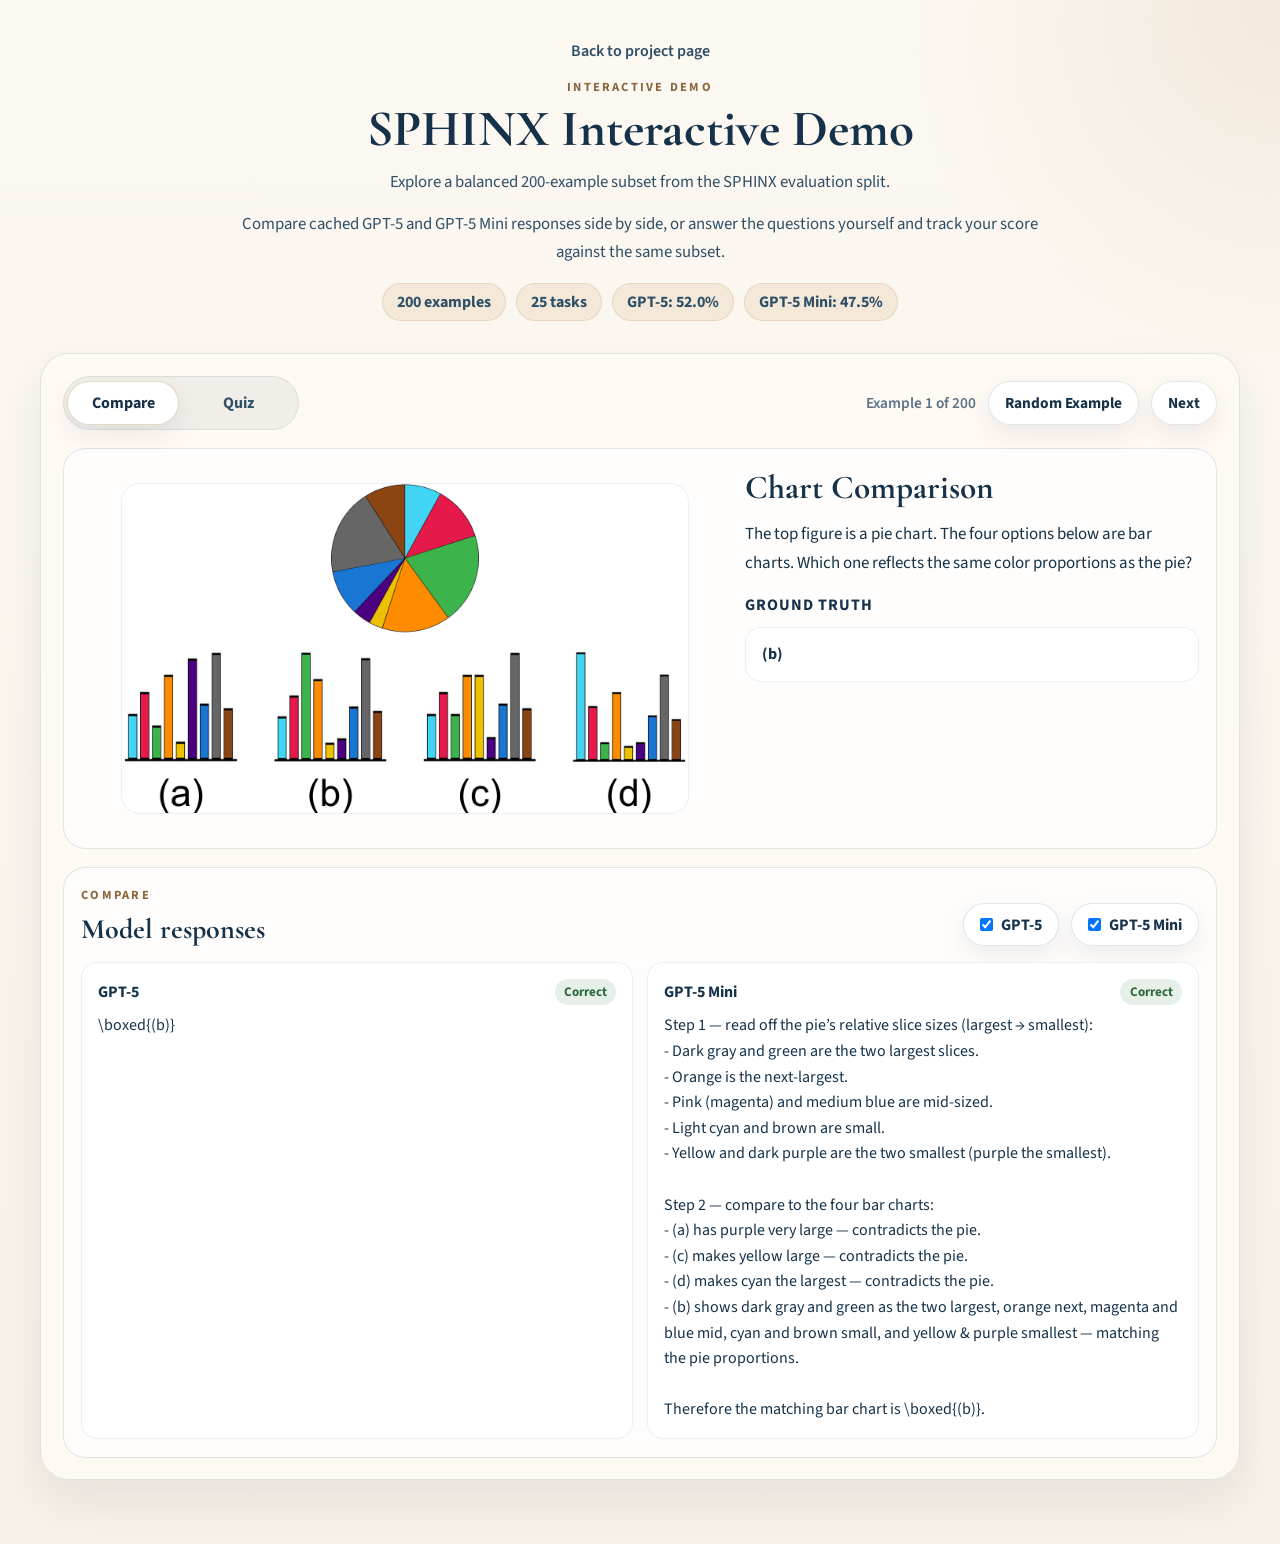
<file: docs/demo/index.html>
<!DOCTYPE html>
<html lang="en">
  <head>
    <meta charset="UTF-8" />
    <meta name="viewport" content="width=device-width, initial-scale=1.0" />
    <title>SPHINX Interactive Demo</title>
    <link rel="preconnect" href="https://fonts.googleapis.com" />
    <link rel="preconnect" href="https://fonts.gstatic.com" crossorigin />
    <link
      href="https://fonts.googleapis.com/css2?family=Cormorant+Garamond:wght@500;600;700&family=Source+Sans+3:wght@400;500;600;700&display=swap"
      rel="stylesheet"
    />
    <link rel="stylesheet" href="../static/demo.css?v=ff633f8001" />
  </head>
  <body>
    <main class="demo-shell">
      <header class="demo-header">
        <a class="demo-back-link" href="../">Back to project page</a>
        <p class="demo-kicker">Interactive Demo</p>
        <h1>SPHINX Interactive Demo</h1>
          <p class="demo-subtitle">Explore a balanced 200-example subset from the SPHINX evaluation split.</p>
          <p class="demo-intro">Compare cached GPT-5 and GPT-5 Mini responses side by side, or answer the questions yourself and track your score against the same subset.</p>
        <div id="demo-summary-pills" class="demo-summary-pills"></div>
      </header>

      <section class="demo-panel">
        <div class="demo-toolbar">
          <div id="demo-mode-tabs" class="demo-mode-tabs" role="tablist" aria-label="Demo modes"></div>
          <div id="demo-toolbar-meta" class="demo-toolbar-meta">
            <span id="demo-index" class="demo-index">Example 1</span>
            <div class="demo-actions">
              <button id="demo-random" type="button">Random Example</button>
              <button id="demo-next" type="button">Next</button>
            </div>
          </div>
        </div>

        <section class="demo-stage">
          <div id="demo-stage-layout" class="demo-stage-layout">
            <div class="demo-stage-media">
              <div id="demo-media" class="demo-media"></div>
            </div>
            <div class="demo-stage-copy">
              <h2 id="demo-title"></h2>
              <p id="demo-prompt" class="demo-prompt"></p>
              <section class="demo-section demo-stage-answer" id="demo-compare-answer-section" hidden>
                <h4>Ground truth</h4>
                <div id="demo-compare-answer" class="demo-answer-card"></div>
              </section>
            </div>
          </div>
        </section>

        <section id="demo-compare-panel" class="demo-mode-panel" hidden>
          <div class="demo-section-head">
            <div>
              <p class="demo-section-kicker">Compare</p>
              <h3>Model responses</h3>
            </div>
            <div id="demo-model-selector" class="demo-model-selector"></div>
          </div>
          <div id="demo-compare-predictions" class="demo-predictions compare-grid"></div>
        </section>

        <section id="demo-quiz-panel" class="demo-mode-panel" hidden>
          <div class="demo-section-head">
            <div>
              <p class="demo-section-kicker">Quiz</p>
              <h3>Your answer</h3>
            </div>
            <div id="demo-quiz-stats" class="demo-quiz-stats"></div>
          </div>

          <form id="demo-form" class="demo-form">
            <div id="demo-input-area"></div>
            <div class="demo-actions demo-actions--quiz">
              <button id="demo-check" type="submit">Check Answer</button>
            </div>
          </form>

          <div id="demo-feedback" class="demo-feedback" hidden></div>

          <section class="demo-section" id="demo-answer-section" hidden>
            <h4>Ground truth</h4>
            <div id="demo-answer" class="demo-answer-card"></div>
          </section>

          <section class="demo-section" id="demo-quiz-model-section" hidden>
            <div class="demo-section-head compact">
              <div>
                <p class="demo-section-kicker">Model</p>
                <h4 id="demo-quiz-model-heading">Model response</h4>
              </div>
            </div>
            <div id="demo-quiz-model-card" class="demo-predictions single-card"></div>
          </section>
        </section>
      </section>
    </main>

    <script>
      window.PAPERPAGE_DEMO = {
        examplesUrl: "../assets/demo/examples.json?v=8d1a1dac28",
        showModelPredictions: true,
        modes: ["compare", "quiz"],
        defaultMode: "compare",
        availableModels: ["GPT-5", "GPT-5 Mini"],
        defaultCompareModels: ["GPT-5", "GPT-5 Mini"],
        quizRevealModel: "GPT-5"
      };
    </script>
    <script src="../static/demo.js?v=8d932d845c"></script>
  </body>
</html>
</file>
<file: docs/static/demo.css>
:root {
  --paper-bg: #f7f1e7;
  --ink-900: #15324a;
  --ink-700: #2f4f66;
  --ink-500: #5a7286;
  --accent-700: #8a673d;
  --accent-500: #b68c57;
  --accent-200: #ead7b9;
  --success-700: #2c6a3a;
  --success-100: rgba(49, 124, 67, 0.12);
  --danger-700: #8a3226;
  --danger-100: rgba(170, 69, 54, 0.12);
  --border-soft: rgba(21, 50, 74, 0.12);
  --shadow-soft: 0 22px 46px rgba(21, 50, 74, 0.08);
  --shadow-pill: 0 10px 24px rgba(21, 50, 74, 0.08);
}

* {
  box-sizing: border-box;
}

[hidden] {
  display: none !important;
}

body {
  margin: 0;
  background:
    radial-gradient(circle at top right, rgba(182, 140, 87, 0.14), transparent 24rem),
    linear-gradient(180deg, #fcf8f2 0%, var(--paper-bg) 100%);
  color: var(--ink-900);
  font-family: "Source Sans 3", sans-serif;
}

button,
input,
label {
  font: inherit;
}

.demo-shell {
  width: min(1200px, calc(100vw - 2.5rem));
  margin: 0 auto;
  padding: 2.5rem 0 4rem;
}

.demo-header {
  text-align: center;
  padding: 0 0 2rem;
}

.demo-back-link {
  display: inline-flex;
  align-items: center;
  gap: 0.4rem;
  margin-bottom: 1rem;
  color: var(--ink-700);
  text-decoration: none;
  font-weight: 600;
}

.demo-kicker,
.demo-section-kicker {
  margin: 0 0 0.55rem;
  color: var(--accent-700);
  font-weight: 700;
  letter-spacing: 0.18em;
  text-transform: uppercase;
  font-size: 0.78rem;
}

.demo-header h1 {
  margin: 0;
  color: var(--ink-900);
  font-family: "Cormorant Garamond", serif;
  font-size: clamp(2.4rem, 4vw, 3.7rem);
  line-height: 0.96;
}

.demo-subtitle,
.demo-intro {
  width: min(800px, 100%);
  margin: 0.85rem auto 0;
  color: var(--ink-700);
  font-size: 1.05rem;
  line-height: 1.7;
}

.demo-summary-pills,
.demo-quiz-stats {
  display: flex;
  justify-content: center;
  gap: 0.65rem;
  flex-wrap: wrap;
  margin-top: 1rem;
}

.demo-summary-pill {
  display: inline-flex;
  align-items: center;
  gap: 0.4rem;
  padding: 0.46rem 0.86rem;
  border-radius: 999px;
  background: rgba(234, 215, 185, 0.42);
  border: 1px solid rgba(182, 140, 87, 0.22);
  color: var(--ink-700);
  font-weight: 700;
}

.demo-panel {
  background: rgba(255, 250, 244, 0.9);
  border: 1px solid var(--border-soft);
  border-radius: 1.8rem;
  box-shadow: var(--shadow-soft);
  padding: 1.35rem;
}

.demo-toolbar,
.demo-toolbar-meta,
.demo-actions,
.demo-model-selector,
.demo-section-head {
  display: flex;
  align-items: center;
  gap: 0.75rem;
  flex-wrap: wrap;
}

.demo-toolbar {
  justify-content: space-between;
  gap: 1rem;
}

.demo-toolbar-meta {
  color: var(--ink-500);
  font-size: 0.96rem;
  font-weight: 600;
}

.demo-index {
  color: var(--ink-500);
  font-weight: 600;
}

.demo-mode-tabs {
  display: inline-flex;
  align-items: center;
  gap: 0.2rem;
  padding: 0.24rem;
  border-radius: 999px;
  background: rgba(21, 50, 74, 0.06);
  border: 1px solid rgba(21, 50, 74, 0.08);
}

.demo-mode-tab,
.demo-actions button,
.demo-model-pill {
  border: 1px solid rgba(21, 50, 74, 0.12);
  border-radius: 999px;
  padding: 0.62rem 1rem;
  background: #fff;
  color: var(--ink-900);
  cursor: pointer;
  box-shadow: var(--shadow-pill);
  font-weight: 700;
}

.demo-mode-tab {
  min-width: 7rem;
  border-color: transparent;
  box-shadow: none;
  background: transparent;
  color: var(--ink-700);
}

.demo-mode-tab.is-active {
  background: #fff;
  color: var(--ink-900);
  border-color: rgba(182, 140, 87, 0.35);
  box-shadow: var(--shadow-pill);
}

.demo-actions button:hover,
.demo-model-pill:hover {
  border-color: rgba(182, 140, 87, 0.45);
  transform: translateY(-1px);
}

.demo-stage {
  margin-top: 1.15rem;
  background: rgba(255, 255, 255, 0.62);
  border: 1px solid var(--border-soft);
  border-radius: 1.4rem;
  padding: 1.1rem;
}

.demo-stage-layout {
  display: grid;
  grid-template-columns: minmax(0, var(--demo-stage-media-width, 50%)) minmax(0, 1fr);
  gap: 1rem;
  align-items: start;
}

.demo-stage-media,
.demo-stage-copy {
  min-width: 0;
}

.demo-media {
  display: grid;
  gap: 0.9rem;
}

.demo-media-card {
  background: #fff;
  border: 1px solid rgba(21, 50, 74, 0.08);
  border-radius: 1.2rem;
  overflow: hidden;
}

.demo-media-card img {
  display: block;
  width: 100%;
  height: auto;
  background: white;
}

.demo-media-caption {
  padding: 0.7rem 0.9rem 0.85rem;
  color: var(--ink-700);
  font-size: 0.96rem;
}

.demo-stage-copy {
  display: grid;
  gap: 0.75rem;
  align-content: start;
}

.demo-stage-answer {
  margin-top: 0.2rem;
}

.demo-stage-copy h2 {
  margin: 0;
  color: var(--ink-900);
  font-family: "Cormorant Garamond", serif;
  font-size: clamp(1.9rem, 2.6vw, 2.5rem);
}

.demo-prompt {
  margin: 0;
  color: var(--ink-900);
  font-size: 1.06rem;
  line-height: 1.75;
}

.demo-mode-panel {
  margin-top: 1.15rem;
  background: rgba(255, 255, 255, 0.62);
  border: 1px solid var(--border-soft);
  border-radius: 1.4rem;
  padding: 1.1rem;
  display: grid;
  gap: 1rem;
}

.demo-section-head {
  justify-content: space-between;
  align-items: flex-end;
}

.demo-section-head.compact {
  align-items: center;
}

.demo-section-head h3,
.demo-section-head h4 {
  margin: 0;
  color: var(--ink-900);
  font-family: "Cormorant Garamond", serif;
}

.demo-section-head h3 {
  font-size: 1.75rem;
}

.demo-section-head h4 {
  font-size: 1.35rem;
}

.demo-model-selector {
  justify-content: flex-end;
}

.demo-model-pill {
  display: inline-flex;
  align-items: center;
  gap: 0.5rem;
}

.demo-model-pill input {
  margin: 0;
}

.compare-grid,
.demo-predictions {
  display: grid;
  gap: 0.85rem;
}

.compare-grid {
  grid-template-columns: repeat(auto-fit, minmax(280px, 1fr));
}

.single-card {
  grid-template-columns: 1fr;
}

.demo-prediction-card,
.demo-answer-card {
  background: #fff;
  border: 1px solid rgba(21, 50, 74, 0.08);
  border-radius: 1rem;
  padding: 0.95rem 1rem;
}

.demo-prediction-top {
  display: flex;
  align-items: center;
  justify-content: space-between;
  gap: 0.75rem;
  margin-bottom: 0.55rem;
}

.demo-badge {
  display: inline-flex;
  align-items: center;
  padding: 0.25rem 0.58rem;
  border-radius: 999px;
  font-size: 0.82rem;
  font-weight: 700;
}

.demo-badge.is-correct {
  background: var(--success-100);
  color: var(--success-700);
}

.demo-badge.is-incorrect {
  background: var(--danger-100);
  color: var(--danger-700);
}

.demo-badge.is-unknown {
  background: rgba(21, 50, 74, 0.08);
  color: var(--ink-700);
}

.demo-prediction-answer,
.demo-prediction-explanation {
  color: var(--ink-900);
  line-height: 1.6;
  white-space: pre-wrap;
}

.demo-prediction-explanation {
  margin-top: 0.45rem;
  color: var(--ink-700);
}

.demo-form {
  display: grid;
  gap: 1rem;
}

.demo-text-input {
  width: 100%;
  padding: 0.86rem 0.95rem;
  border: 1px solid rgba(21, 50, 74, 0.18);
  border-radius: 0.95rem;
  background: #fff;
  color: var(--ink-900);
}

.demo-choice-list {
  display: grid;
  gap: 0.75rem;
}

.demo-choice {
  display: flex;
  gap: 0.75rem;
  align-items: flex-start;
  padding: 0.86rem 0.95rem;
  border: 1px solid rgba(21, 50, 74, 0.12);
  border-radius: 1rem;
  background: #fff;
}

.demo-choice-label {
  min-width: 1.7rem;
  font-weight: 700;
  color: var(--accent-700);
}

.demo-actions--quiz {
  justify-content: flex-start;
}

.demo-feedback {
  border-radius: 1rem;
  padding: 0.85rem 0.95rem;
  font-weight: 700;
}

.demo-feedback.is-correct {
  background: var(--success-100);
  color: var(--success-700);
}

.demo-feedback.is-incorrect {
  background: var(--danger-100);
  color: var(--danger-700);
}

.demo-section {
  display: grid;
  gap: 0.7rem;
}

.demo-section h4 {
  margin: 0;
  color: var(--ink-900);
  font-size: 1rem;
  letter-spacing: 0.06em;
  text-transform: uppercase;
}

@media (max-width: 920px) {
  .demo-stage-layout {
    grid-template-columns: 1fr;
  }
}

@media (max-width: 640px) {
  .demo-shell {
    width: min(100vw - 1.25rem, 100%);
    padding-top: 1.5rem;
  }

  .demo-panel {
    padding: 1rem;
  }

  .demo-toolbar {
    align-items: flex-start;
  }

  .demo-toolbar-meta {
    width: 100%;
    justify-content: space-between;
  }

  .demo-mode-tab {
    min-width: 5.75rem;
  }
}
</file>
